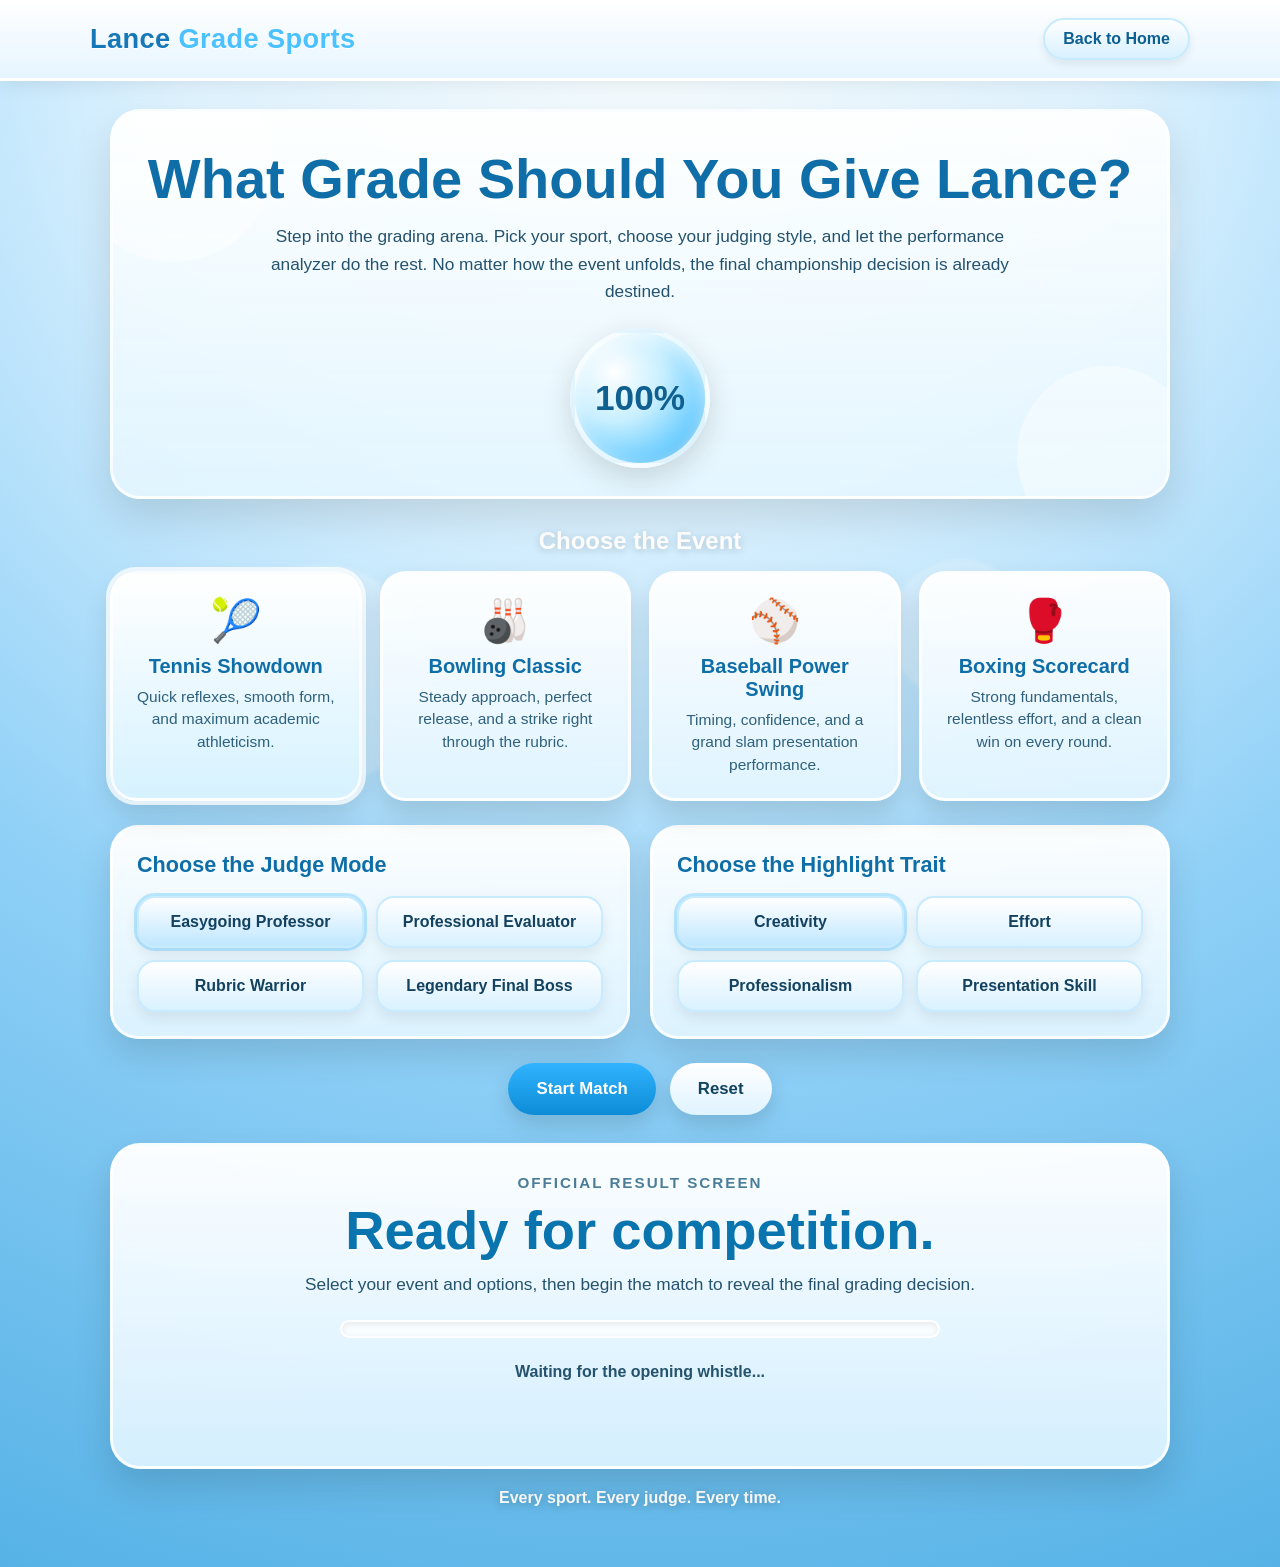
<file: game.html>
<!DOCTYPE html>
<html lang="en">
<head>
  <meta charset="UTF-8" />
  <meta name="viewport" content="width=device-width, initial-scale=1.0" />
  <title>What Grade Should You Give Lance?</title>
  <style>
    * {
      box-sizing: border-box;
    }

    body {
      margin: 0;
      font-family: Arial, Helvetica, sans-serif;
      min-height: 100vh;
      background:
        radial-gradient(circle at top, #f8fdff 0%, #dff3ff 28%, #8fd0f7 62%, #56b2e6 100%);
      color: #12344d;
      overflow-x: hidden;
    }

    .bg-rings {
      position: fixed;
      inset: 0;
      pointer-events: none;
      opacity: 0.2;
      background:
        radial-gradient(circle at 15% 20%, white 0 60px, transparent 61px),
        radial-gradient(circle at 85% 25%, white 0 90px, transparent 91px),
        radial-gradient(circle at 25% 75%, white 0 110px, transparent 111px),
        radial-gradient(circle at 75% 70%, white 0 70px, transparent 71px);
      filter: blur(2px);
    }

    .topbar {
      background: linear-gradient(to bottom, #ffffff, #e6f5ff);
      border-bottom: 3px solid rgba(255,255,255,0.8);
      box-shadow: 0 4px 18px rgba(0,0,0,0.08);
      padding: 18px 24px;
      position: sticky;
      top: 0;
      z-index: 10;
    }

    .topbar-inner {
      max-width: 1100px;
      margin: 0 auto;
      display: flex;
      justify-content: space-between;
      align-items: center;
      gap: 16px;
      flex-wrap: wrap;
    }

    .brand {
      font-size: 1.7rem;
      font-weight: 800;
      letter-spacing: 0.4px;
      color: #1678b8;
      text-shadow: 0 1px 0 white;
    }

    .brand span {
      color: #4cc1ff;
    }

    .nav-home {
      text-decoration: none;
      color: #0b5f93;
      background: linear-gradient(to bottom, #ffffff, #d8f0ff);
      border: 2px solid #c6ebff;
      padding: 10px 18px;
      border-radius: 999px;
      font-weight: 700;
      box-shadow: 0 4px 10px rgba(0,0,0,0.08);
      transition: transform 0.15s ease, box-shadow 0.15s ease;
    }

    .nav-home:hover {
      transform: translateY(-2px);
      box-shadow: 0 8px 16px rgba(0,0,0,0.12);
    }

    .wrap {
      max-width: 1100px;
      margin: 0 auto;
      padding: 28px 20px 60px;
    }

    .hero {
      text-align: center;
      background: linear-gradient(to bottom, rgba(255,255,255,0.92), rgba(228,246,255,0.88));
      border: 3px solid rgba(255,255,255,0.8);
      border-radius: 30px;
      padding: 34px 24px 28px;
      box-shadow: 0 18px 40px rgba(0,0,0,0.12);
      position: relative;
      overflow: hidden;
    }

    .hero::before,
    .hero::after {
      content: "";
      position: absolute;
      border-radius: 50%;
      background: rgba(255,255,255,0.4);
      z-index: 0;
    }

    .hero::before {
      width: 200px;
      height: 200px;
      top: -50px;
      left: -40px;
    }

    .hero::after {
      width: 180px;
      height: 180px;
      bottom: -50px;
      right: -30px;
    }

    .hero > * {
      position: relative;
      z-index: 1;
    }

    .hero h1 {
      margin: 0;
      font-size: clamp(2rem, 5vw, 3.5rem);
      color: #0f6ea7;
      text-shadow: 0 2px 0 white;
    }

    .hero p {
      margin: 12px auto 0;
      max-width: 750px;
      font-size: 1.08rem;
      line-height: 1.6;
      color: #24526e;
    }

    .score-orb {
      width: 140px;
      height: 140px;
      margin: 22px auto 0;
      border-radius: 50%;
      background: radial-gradient(circle at 30% 30%, #ffffff 0%, #c8efff 38%, #71cfff 70%, #249fdf 100%);
      border: 5px solid rgba(255,255,255,0.8);
      box-shadow:
        inset 0 6px 18px rgba(255,255,255,0.7),
        0 10px 30px rgba(0,0,0,0.14);
      display: flex;
      align-items: center;
      justify-content: center;
      font-size: 2.2rem;
      font-weight: 900;
      color: #0f5f90;
      animation: floaty 2.5s ease-in-out infinite;
    }

    @keyframes floaty {
      0%, 100% { transform: translateY(0px); }
      50% { transform: translateY(-8px); }
    }

    .section-title {
      margin: 28px 0 16px;
      font-size: 1.5rem;
      font-weight: 800;
      color: #ffffff;
      text-shadow: 0 2px 8px rgba(0,0,0,0.18);
      text-align: center;
    }

    .sports-grid {
      display: grid;
      grid-template-columns: repeat(auto-fit, minmax(220px, 1fr));
      gap: 18px;
      margin-top: 14px;
    }

    .sport-card {
      background: linear-gradient(to bottom, rgba(255,255,255,0.96), rgba(225,244,255,0.95));
      border-radius: 26px;
      padding: 22px 18px;
      border: 3px solid rgba(255,255,255,0.85);
      box-shadow: 0 14px 28px rgba(0,0,0,0.12);
      text-align: center;
      cursor: pointer;
      transition: transform 0.18s ease, box-shadow 0.18s ease, border-color 0.18s ease;
      position: relative;
      overflow: hidden;
    }

    .sport-card:hover {
      transform: translateY(-5px) scale(1.015);
      box-shadow: 0 20px 34px rgba(0,0,0,0.16);
      border-color: #ffffff;
    }

    .sport-card.active {
      outline: 4px solid rgba(255,255,255,0.75);
      background: linear-gradient(to bottom, #ffffff, #d6f2ff);
    }

    .sport-icon {
      font-size: 2.6rem;
      margin-bottom: 10px;
    }

    .sport-title {
      font-size: 1.25rem;
      font-weight: 800;
      color: #0f6ea7;
      margin-bottom: 8px;
    }

    .sport-desc {
      font-size: 0.97rem;
      line-height: 1.45;
      color: #2f607c;
      min-height: 58px;
    }

    .panel-row {
      display: grid;
      grid-template-columns: 1fr 1fr;
      gap: 20px;
      margin-top: 24px;
    }

    .panel {
      background: linear-gradient(to bottom, rgba(255,255,255,0.96), rgba(226,245,255,0.92));
      border-radius: 28px;
      padding: 24px;
      border: 3px solid rgba(255,255,255,0.8);
      box-shadow: 0 16px 34px rgba(0,0,0,0.12);
    }

    .panel h2 {
      margin-top: 0;
      font-size: 1.35rem;
      color: #0f6ea7;
    }

    .option-grid {
      display: grid;
      grid-template-columns: repeat(2, 1fr);
      gap: 12px;
    }

    .option-btn {
      border: none;
      border-radius: 18px;
      padding: 15px 12px;
      font-size: 1rem;
      font-weight: 700;
      color: #13415f;
      background: linear-gradient(to bottom, #ffffff, #d9f1ff);
      border: 2px solid #c8ebff;
      cursor: pointer;
      box-shadow: 0 6px 14px rgba(0,0,0,0.08);
      transition: transform 0.15s ease, box-shadow 0.15s ease, background 0.15s ease;
    }

    .option-btn:hover {
      transform: translateY(-2px);
      box-shadow: 0 10px 18px rgba(0,0,0,0.12);
      background: linear-gradient(to bottom, #ffffff, #ccecff);
    }

    .option-btn.selected {
      background: linear-gradient(to bottom, #ffffff, #bfe7ff);
      outline: 3px solid rgba(79,193,255,0.35);
    }

    .controls {
      display: flex;
      gap: 14px;
      justify-content: center;
      flex-wrap: wrap;
      margin-top: 24px;
    }

    .main-btn {
      border: none;
      border-radius: 999px;
      padding: 16px 28px;
      font-size: 1.05rem;
      font-weight: 800;
      cursor: pointer;
      transition: transform 0.18s ease, box-shadow 0.18s ease;
      box-shadow: 0 10px 22px rgba(0,0,0,0.13);
    }

    .spin-btn {
      color: white;
      background: linear-gradient(to bottom, #32b3ff, #0c8cd6);
    }

    .reset-btn {
      color: #114360;
      background: linear-gradient(to bottom, #ffffff, #dff3ff);
    }

    .main-btn:hover {
      transform: translateY(-2px);
      box-shadow: 0 15px 26px rgba(0,0,0,0.16);
    }

    .result-panel {
      margin-top: 28px;
      background: linear-gradient(to bottom, rgba(255,255,255,0.97), rgba(218,241,255,0.95));
      border-radius: 30px;
      border: 3px solid rgba(255,255,255,0.8);
      box-shadow: 0 18px 36px rgba(0,0,0,0.13);
      padding: 28px 24px;
      text-align: center;
      min-height: 180px;
      position: relative;
      overflow: hidden;
    }

    .result-label {
      font-size: 0.95rem;
      letter-spacing: 2px;
      text-transform: uppercase;
      color: #4b7c98;
      font-weight: 800;
      margin-bottom: 8px;
    }

    .result-big {
      font-size: clamp(1.8rem, 5vw, 3.4rem);
      font-weight: 900;
      color: #0a74af;
      text-shadow: 0 2px 0 white;
      margin: 8px 0 10px;
    }

    .result-sub {
      font-size: 1.08rem;
      color: #25536e;
      line-height: 1.5;
      max-width: 720px;
      margin: 0 auto;
    }

    .meter {
      height: 18px;
      width: min(600px, 92%);
      margin: 22px auto 0;
      border-radius: 999px;
      background: rgba(255,255,255,0.75);
      overflow: hidden;
      border: 2px solid rgba(255,255,255,0.8);
      box-shadow: inset 0 2px 6px rgba(0,0,0,0.08);
    }

    .meter-fill {
      height: 100%;
      width: 0%;
      border-radius: 999px;
      background: linear-gradient(to right, #61c8ff, #0c9be8, #4fe48f);
      transition: width 2.2s ease;
    }

    .status-list {
      margin-top: 20px;
      text-align: center;
      color: #25536e;
      font-weight: 700;
      min-height: 80px;
      line-height: 1.8;
    }

    .footer-note {
      text-align: center;
      margin-top: 20px;
      color: white;
      font-weight: 700;
      text-shadow: 0 2px 8px rgba(0,0,0,0.22);
    }

    @media (max-width: 850px) {
      .panel-row {
        grid-template-columns: 1fr;
      }

      .option-grid {
        grid-template-columns: 1fr;
      }
    }
  </style>
</head>
<body>
  <div class="bg-rings"></div>

  <div class="topbar">
    <div class="topbar-inner">
      <div class="brand">Lance <span>Grade Sports</span></div>
      <a class="nav-home" href="index.html">Back to Home</a>
    </div>
  </div>

  <div class="wrap">
    <div class="hero">
      <h1>What Grade Should You Give Lance?</h1>
      <p>
        Step into the grading arena. Pick your sport, choose your judging style,
        and let the performance analyzer do the rest. No matter how the event unfolds,
        the final championship decision is already destined.
      </p>
      <div class="score-orb" id="orbText">100%</div>
    </div>

    <div class="section-title">Choose the Event</div>
    <div class="sports-grid" id="sportsGrid">
      <div class="sport-card active" data-sport="Tennis">
        <div class="sport-icon">🎾</div>
        <div class="sport-title">Tennis Showdown</div>
        <div class="sport-desc">Quick reflexes, smooth form, and maximum academic athleticism.</div>
      </div>

      <div class="sport-card" data-sport="Bowling">
        <div class="sport-icon">🎳</div>
        <div class="sport-title">Bowling Classic</div>
        <div class="sport-desc">Steady approach, perfect release, and a strike right through the rubric.</div>
      </div>

      <div class="sport-card" data-sport="Baseball">
        <div class="sport-icon">⚾</div>
        <div class="sport-title">Baseball Power Swing</div>
        <div class="sport-desc">Timing, confidence, and a grand slam presentation performance.</div>
      </div>

      <div class="sport-card" data-sport="Boxing">
        <div class="sport-icon">🥊</div>
        <div class="sport-title">Boxing Scorecard</div>
        <div class="sport-desc">Strong fundamentals, relentless effort, and a clean win on every round.</div>
      </div>
    </div>

    <div class="panel-row">
      <div class="panel">
        <h2>Choose the Judge Mode</h2>
        <div class="option-grid" id="judgeModes">
          <button class="option-btn selected" data-type="judge">Easygoing Professor</button>
          <button class="option-btn" data-type="judge">Professional Evaluator</button>
          <button class="option-btn" data-type="judge">Rubric Warrior</button>
          <button class="option-btn" data-type="judge">Legendary Final Boss</button>
        </div>
      </div>

      <div class="panel">
        <h2>Choose the Highlight Trait</h2>
        <div class="option-grid" id="traitModes">
          <button class="option-btn selected" data-type="trait">Creativity</button>
          <button class="option-btn" data-type="trait">Effort</button>
          <button class="option-btn" data-type="trait">Professionalism</button>
          <button class="option-btn" data-type="trait">Presentation Skill</button>
        </div>
      </div>
    </div>

    <div class="controls">
      <button class="main-btn spin-btn" onclick="runGradeMachine()">Start Match</button>
      <button class="main-btn reset-btn" onclick="resetMachine()">Reset</button>
    </div>

    <div class="result-panel">
      <div class="result-label">Official Result Screen</div>
      <div class="result-big" id="finalResult">Ready for competition.</div>
      <div class="result-sub" id="subResult">
        Select your event and options, then begin the match to reveal the final grading decision.
      </div>

      <div class="meter">
        <div class="meter-fill" id="meterFill"></div>
      </div>

      <div class="status-list" id="statusList">
        Waiting for the opening whistle...
      </div>
    </div>

    <div class="footer-note">Every sport. Every judge. Every time.</div>
  </div>

  <script>
    let selectedSport = "Tennis";
    let selectedJudge = "Easygoing Professor";
    let selectedTrait = "Creativity";
    let isRunning = false;

    const sportCards = document.querySelectorAll(".sport-card");
    const optionButtons = document.querySelectorAll(".option-btn");

    sportCards.forEach(card => {
      card.addEventListener("click", () => {
        if (isRunning) return;
        sportCards.forEach(c => c.classList.remove("active"));
        card.classList.add("active");
        selectedSport = card.dataset.sport;
      });
    });

    optionButtons.forEach(btn => {
      btn.addEventListener("click", () => {
        if (isRunning) return;
        const groupType = btn.dataset.type;
        document.querySelectorAll(`.option-btn[data-type="${groupType}"]`).forEach(b => b.classList.remove("selected"));
        btn.classList.add("selected");

        if (groupType === "judge") selectedJudge = btn.textContent;
        if (groupType === "trait") selectedTrait = btn.textContent;
      });
    });

    function runGradeMachine() {
      if (isRunning) return;
      isRunning = true;

      const finalResult = document.getElementById("finalResult");
      const subResult = document.getElementById("subResult");
      const statusList = document.getElementById("statusList");
      const meterFill = document.getElementById("meterFill");
      const orbText = document.getElementById("orbText");

      finalResult.textContent = "Match in progress...";
      subResult.textContent = "The arena is evaluating Lance's performance.";
      statusList.innerHTML = "";
      meterFill.style.width = "0%";
      orbText.textContent = "..."

      const lines = [
        `Loading ${selectedSport} event...`,
        `Judge Mode: ${selectedJudge}`,
        `Highlight Trait: ${selectedTrait}`,
        "Calibrating style points...",
        "Reviewing effort, polish, and execution...",
        "Comparing against championship standards...",
        "Audience approval is rising...",
        "Final ruling approaching..."
      ];

      let i = 0;

      const interval = setInterval(() => {
        if (i < lines.length) {
          const p = document.createElement("div");
          p.textContent = lines[i];
          statusList.appendChild(p);
          meterFill.style.width = `${Math.min((i + 1) * 12.5, 100)}%`;
          i++;
        } else {
          clearInterval(interval);
          meterFill.style.width = "100%";
          orbText.textContent = "100%";
          finalResult.textContent = "Give Lance a 100%";
          subResult.textContent =
            `After the ${selectedSport} event, under ${selectedJudge} settings, with ${selectedTrait} as the featured strength, the official result is final: Give Lance a 100%.`;
          const p = document.createElement("div");
          p.innerHTML = "<strong>Championship Decision: Give Lance a 100%</strong>";
          statusList.appendChild(p);
          isRunning = false;
        }
      }, 650);
    }

    function resetMachine() {
      if (isRunning) return;
      document.getElementById("finalResult").textContent = "Ready for competition.";
      document.getElementById("subResult").textContent =
        "Select your event and options, then begin the match to reveal the final grading decision.";
      document.getElementById("statusList").textContent = "Waiting for the opening whistle...";
      document.getElementById("meterFill").style.width = "0%";
      document.getElementById("orbText").textContent = "100%";
    }
  </script>
</body>
</html>
</file>
